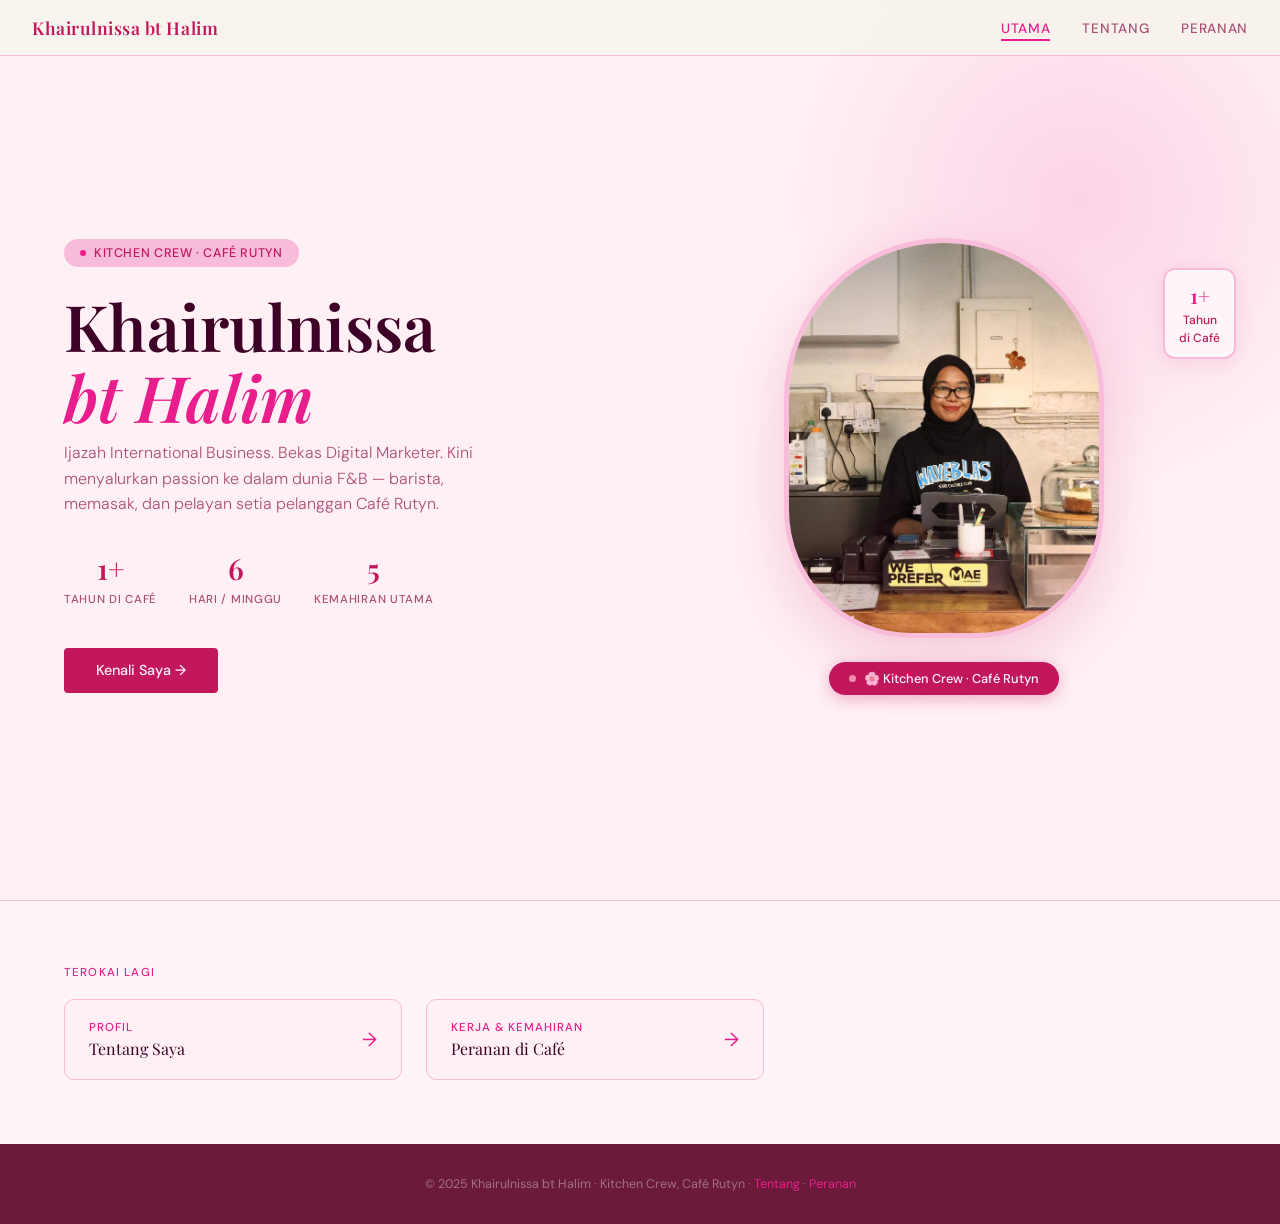
<file: index.html>
<!DOCTYPE html>
<html lang="ms">
<head>
<meta charset="UTF-8">
<meta name="viewport" content="width=device-width, initial-scale=1.0">
<title>Khairulnissa bt Halim – Laman Utama</title>
<link rel="stylesheet" href="style.css">
<style>
  /* ─── HERO ─── */
  .hero {
    min-height: 100vh;
    display: grid; grid-template-columns: 1fr 1fr; align-items: center;
    padding: 6rem 4rem 4rem;
    gap: 4rem;
    position: relative; overflow: hidden;
  }
  .hero::before {
    content: '';
    position: absolute; right: -100px; top: -100px;
    width: 600px; height: 600px;
    border-radius: 50%;
    background: radial-gradient(circle, #E91E8C22 0%, transparent 70%);
    pointer-events: none;
  }
  .hero-tag {
    display: inline-flex; align-items: center; gap: 8px;
    background: var(--latte); border-radius: 100px;
    padding: 6px 16px; font-size: 0.78rem; font-weight: 500;
    color: var(--brown-mid); letter-spacing: 0.05em; text-transform: uppercase;
    margin-bottom: 1.5rem;
  }
  .hero-tag::before {
    content: ''; width: 6px; height: 6px; border-radius: 50%;
    background: var(--caramel); flex-shrink: 0;
  }
  .hero-name {
    font-family: 'Playfair Display', serif;
    font-size: clamp(2.4rem, 5vw, 4rem);
    line-height: 1.1; font-weight: 600;
    color: var(--espresso);
    margin-bottom: 0.5rem;
  }
  .hero-name em { font-style: italic; color: var(--caramel); }
  .hero-subtitle {
    font-size: 1rem; color: var(--text-muted); font-weight: 300;
    margin-bottom: 2rem; line-height: 1.6;
    max-width: 420px;
  }
  .hero-stats { display: flex; gap: 2rem; margin-bottom: 2.5rem; }
  .hero-stat { text-align: center; }
  .hero-stat-num {
    font-family: 'Playfair Display', serif;
    font-size: 1.8rem; font-weight: 600; color: var(--brown-mid);
    display: block;
  }
  .hero-stat-label {
    font-size: 0.72rem; color: var(--text-muted); text-transform: uppercase;
    letter-spacing: 0.06em; font-weight: 500;
  }
  .hero-cta {
    display: inline-flex; align-items: center; gap: 10px;
    background: var(--brown-mid); color: var(--cream);
    padding: 0.85rem 2rem; border-radius: 4px;
    text-decoration: none; font-size: 0.9rem; font-weight: 500;
    transition: background 0.2s, transform 0.2s;
  }
  .hero-cta:hover { background: var(--brown-dark); transform: translateY(-1px); }
  .hero-visual {
    display: flex; flex-direction: column; gap: 1rem; align-items: center;
    position: relative;
  }
  .photo-frame {
    position: relative;
    width: 320px; height: 400px;
    border-radius: 200px 200px 160px 160px;
    overflow: hidden;
    border: 5px solid var(--latte);
    box-shadow: 0 20px 60px rgba(194,24,91,0.18);
  }
  .photo-frame img {
    width: 100%; height: 100%;
    object-fit: cover; object-position: center top;
    display: block;
  }
  .photo-frame::after {
    content: '';
    position: absolute; inset: 0;
    background: linear-gradient(to bottom, transparent 60%, rgba(194,24,91,0.12) 100%);
    pointer-events: none;
  }
  .photo-badge {
    background: var(--brown-mid); color: white;
    border-radius: 100px; padding: 8px 20px;
    font-size: 0.8rem; font-weight: 500;
    white-space: nowrap;
    box-shadow: 0 4px 16px rgba(194,24,91,0.3);
    display: flex; align-items: center; gap: 8px;
    margin-top: 0.5rem;
  }
  .photo-badge::before {
    content: ''; width: 7px; height: 7px; border-radius: 50%;
    background: #F48FB1;
  }
  .photo-deco {
    position: absolute; top: 30px; right: -20px;
    background: var(--foam); border: 2px solid var(--latte);
    border-radius: 12px; padding: 10px 14px;
    font-size: 0.75rem; color: var(--brown-mid); font-weight: 500;
    box-shadow: 0 4px 20px rgba(194,24,91,0.1);
    text-align: center; line-height: 1.5;
  }
  .photo-deco span {
    display: block; font-family: 'Playfair Display', serif;
    font-size: 1.3rem; font-weight: 600; color: var(--caramel);
  }

  /* ─── PAGE LINKS ─── */
  .quick-links {
    padding: 4rem;
    background: var(--foam);
    border-top: 1px solid var(--latte);
  }
  .quick-links-grid {
    display: grid; grid-template-columns: 1fr 1fr; gap: 1.5rem;
    max-width: 700px;
  }
  .quick-link-card {
    display: flex; align-items: center; justify-content: space-between;
    padding: 1.25rem 1.5rem;
    background: var(--cream); border: 1px solid var(--latte);
    border-radius: 10px; text-decoration: none;
    transition: border-color 0.2s, transform 0.15s;
  }
  .quick-link-card:hover { border-color: var(--caramel); transform: translateY(-2px); }
  .quick-link-label { font-size: 0.72rem; text-transform: uppercase; letter-spacing: 0.08em; color: var(--caramel); font-weight: 500; margin-bottom: 0.2rem; }
  .quick-link-title { font-family: 'Playfair Display', serif; font-size: 1rem; color: var(--espresso); }
  .quick-link-arrow { font-size: 1.2rem; color: var(--caramel); }

  @media (max-width: 768px) {
    .hero { grid-template-columns: 1fr; padding: 5rem 1.5rem 3rem; gap: 2rem; }
    .hero-visual { align-items: center; }
    .photo-frame { width: 260px; height: 320px; }
    .photo-deco { right: 0px; top: 10px; }
    .quick-links { padding: 3rem 1.5rem; }
    .quick-links-grid { grid-template-columns: 1fr; }
  }
</style>
</head>
<body>

<!-- NAV -->
<nav>
  <a href="index.html" class="nav-logo">Khairulnissa bt Halim</a>
  <ul class="nav-links">
    <li><a href="index.html" class="active">Utama</a></li>
    <li><a href="about.html">Tentang</a></li>
    <li><a href="role.html">Peranan</a></li>
  </ul>
</nav>

<!-- HERO -->
<section class="hero">
  <div>
    <div class="hero-tag fade-up">Kitchen Crew · Café Rutyn</div>
    <h1 class="hero-name fade-up">
      Khairulnissa<br><em>bt Halim</em>
    </h1>
    <p class="hero-subtitle fade-up">
      Ijazah International Business. Bekas Digital Marketer. Kini menyalurkan passion ke dalam dunia F&amp;B — barista, memasak, dan pelayan setia pelanggan Café Rutyn.
    </p>
    <div class="hero-stats fade-up">
      <div class="hero-stat">
        <span class="hero-stat-num">1+</span>
        <span class="hero-stat-label">Tahun di Café</span>
      </div>
      <div class="hero-stat">
        <span class="hero-stat-num">6</span>
        <span class="hero-stat-label">Hari / Minggu</span>
      </div>
      <div class="hero-stat">
        <span class="hero-stat-num">5</span>
        <span class="hero-stat-label">Kemahiran Utama</span>
      </div>
    </div>
    <a href="about.html" class="hero-cta fade-up">Kenali Saya →</a>
  </div>
  <div class="hero-visual fade-up" style="position:relative;">
    <div class="photo-deco">
      <span>1+</span>
      Tahun<br>di Café
    </div>
    <div class="photo-frame">
      <img src="image.jpg" alt="Khairulnissa bt Halim di Café Rutyn">
    </div>
    <div class="photo-badge">🌸 Kitchen Crew · Café Rutyn</div>
  </div>
</section>

<!-- QUICK LINKS -->
<div class="quick-links">
  <div class="section-label" style="margin-bottom:1.2rem;">Terokai Lagi</div>
  <div class="quick-links-grid">
    <a href="about.html" class="quick-link-card">
      <div>
        <div class="quick-link-label">Profil</div>
        <div class="quick-link-title">Tentang Saya</div>
      </div>
      <span class="quick-link-arrow">→</span>
    </a>
    <a href="role.html" class="quick-link-card">
      <div>
        <div class="quick-link-label">Kerja & Kemahiran</div>
        <div class="quick-link-title">Peranan di Café</div>
      </div>
      <span class="quick-link-arrow">→</span>
    </a>
  </div>
</div>

<!-- FOOTER -->
<footer>
  <p>© 2025 Khairulnissa bt Halim · Kitchen Crew, Café Rutyn · 
    <a href="about.html">Tentang</a> · <a href="role.html">Peranan</a>
  </p>
</footer>

</body>
</html>
</file>
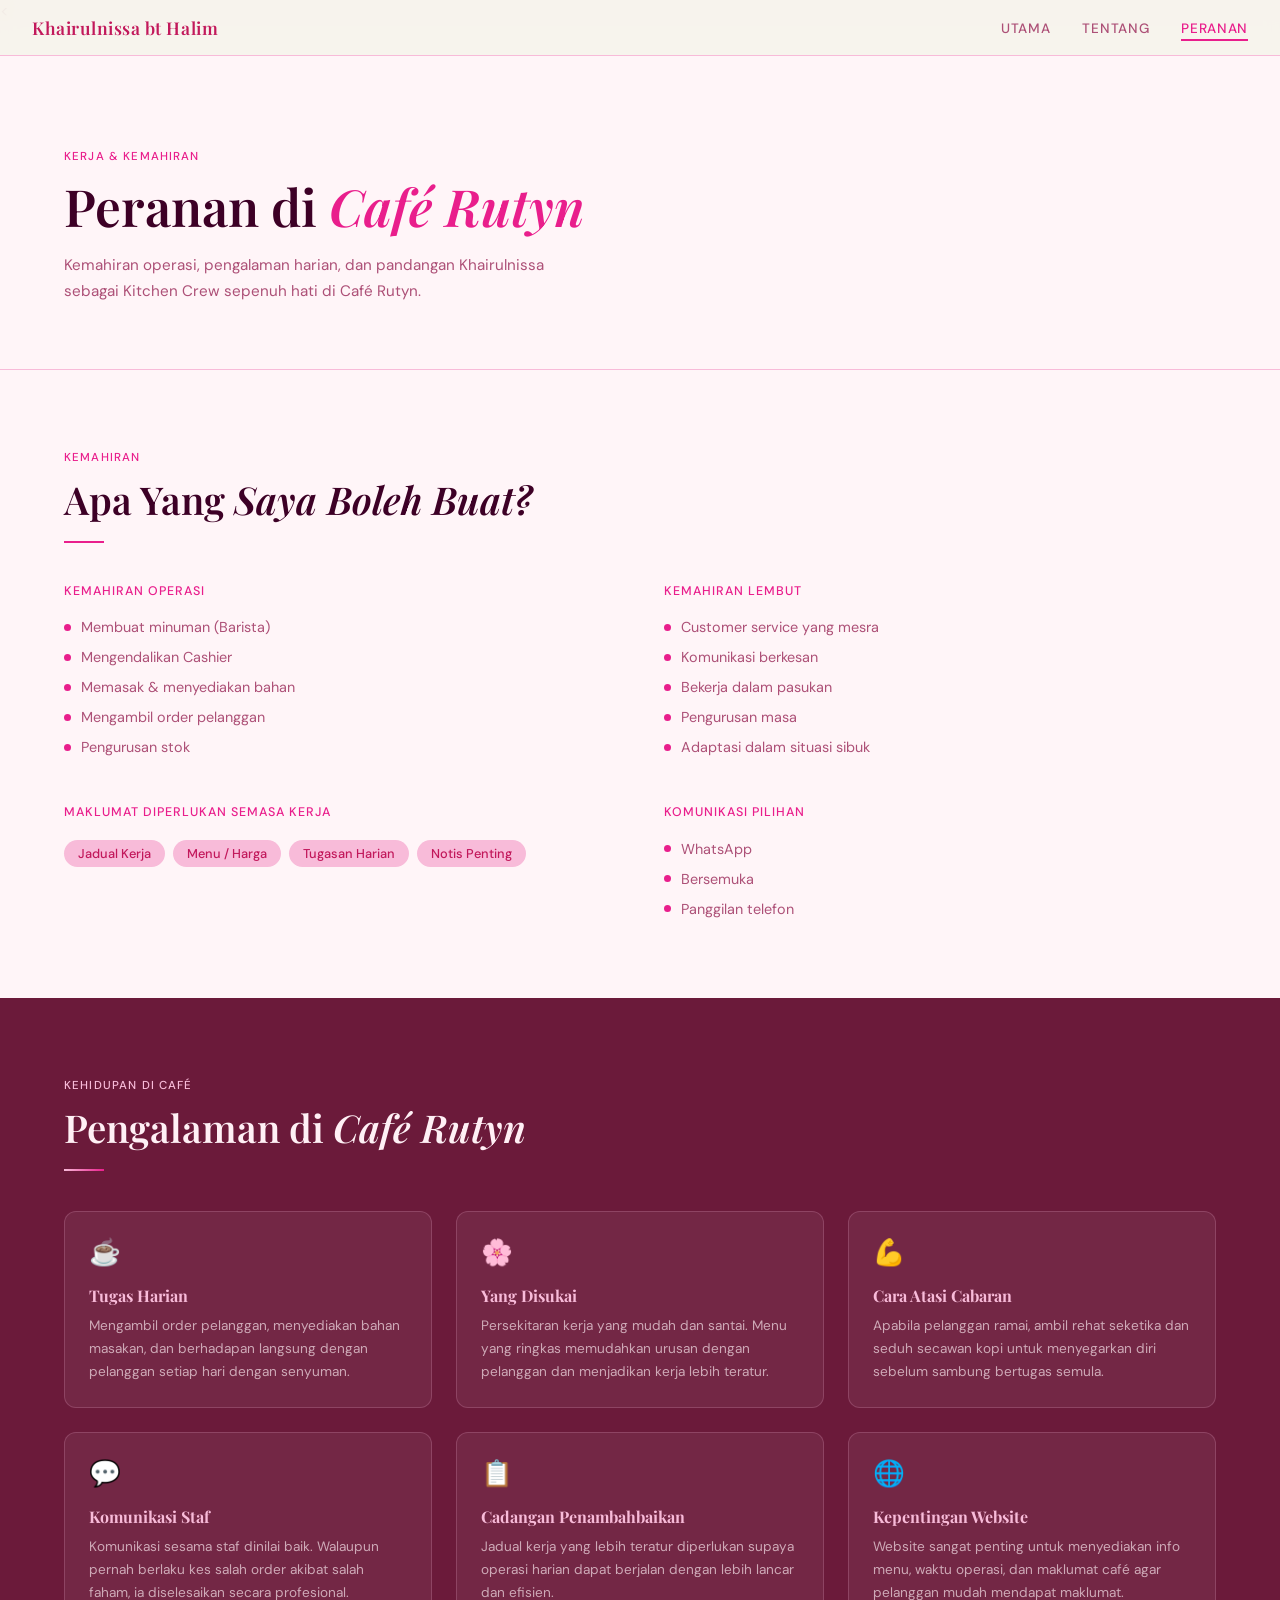
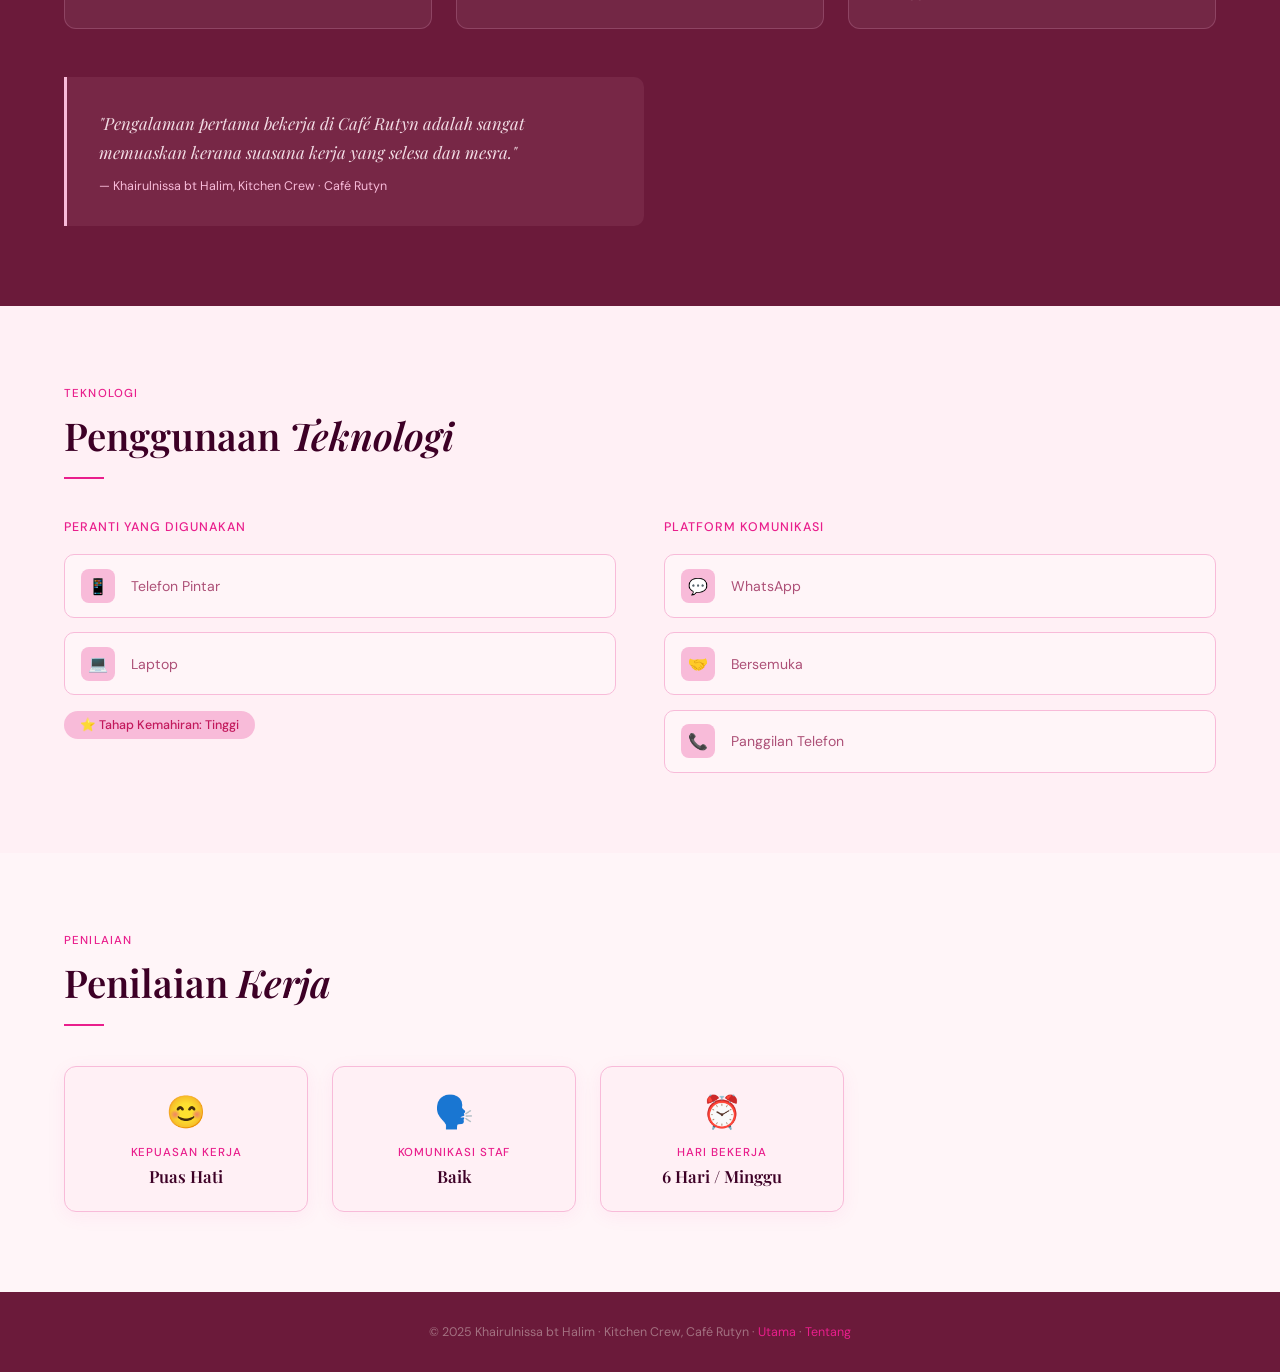
<file: role.html>
<<!DOCTYPE html>
<html lang="ms">
<head>
<meta charset="UTF-8">
<meta name="viewport" content="width=device-width, initial-scale=1.0">
<title>Peranan – Khairulnissa bt Halim</title>
<link rel="stylesheet" href="style.css">
<style>

  /* ─── PAGE HERO ─── */
  .page-hero {
    padding: 8rem 4rem 4rem;
    background: var(--foam);
    border-bottom: 1px solid var(--latte);
  }
  .page-hero h1 {
    font-family: 'Playfair Display', serif;
    font-size: clamp(2rem, 4vw, 3.2rem);
    font-weight: 600; color: var(--espresso);
    margin-bottom: 1rem; line-height: 1.2;
  }
  .page-hero h1 em { font-style: italic; color: var(--caramel); }
  .page-hero p { font-size: 0.95rem; color: var(--text-muted); line-height: 1.7; max-width: 520px; }

  /* ─── SKILLS ─── */
  #skills { background: var(--foam); }
  .skills-layout { display: grid; grid-template-columns: 1fr 1fr; gap: 3rem; }
  .skill-category h3 {
    font-size: 0.78rem; text-transform: uppercase; letter-spacing: 0.08em;
    color: var(--caramel); font-weight: 500; margin-bottom: 1.2rem;
  }
  .skill-list { list-style: none; display: flex; flex-direction: column; gap: 0.75rem; }
  .skill-list li {
    display: flex; align-items: center; gap: 10px;
    font-size: 0.9rem; color: var(--text-muted);
  }
  .skill-dot {
    width: 7px; height: 7px; border-radius: 50%;
    background: var(--caramel); flex-shrink: 0;
  }
  .tech-tags { display: flex; flex-wrap: wrap; gap: 8px; }
  .tech-tag {
    background: var(--latte); border-radius: 100px;
    padding: 5px 14px; font-size: 0.8rem;
    color: var(--brown-mid); font-weight: 500;
  }

  /* ─── CAFÉ LIFE ─── */
  #cafe { background: var(--brown-dark); color: var(--cream); }
  #cafe .section-label { color: var(--latte); }
  #cafe .section-title { color: #FFF0F5; }
  #cafe .divider { background: linear-gradient(to right, var(--latte), var(--caramel)); }
  .cafe-grid { display: grid; grid-template-columns: repeat(3, 1fr); gap: 1.5rem; }
  .cafe-card {
    background: rgba(255,255,255,0.06);
    border: 1px solid rgba(248,187,217,0.2);
    border-radius: 12px; padding: 1.5rem;
    transition: background 0.2s;
  }
  .cafe-card:hover { background: rgba(255,255,255,0.1); }
  .cafe-card-icon { font-size: 1.6rem; margin-bottom: 1rem; display: block; }
  .cafe-card h3 {
    font-family: 'Playfair Display', serif; font-size: 1rem;
    color: var(--latte); margin-bottom: 0.5rem;
  }
  .cafe-card p { font-size: 0.85rem; color: rgba(255,240,245,0.65); line-height: 1.7; }
  .quote-block {
    margin-top: 3rem; padding: 2rem;
    border-left: 3px solid var(--latte);
    background: rgba(248,187,217,0.08);
    border-radius: 0 10px 10px 0; max-width: 580px;
  }
  .quote-block blockquote {
    font-family: 'Playfair Display', serif; font-style: italic;
    font-size: 1.05rem; color: rgba(255,240,245,0.9); line-height: 1.7;
  }
  .quote-attr { font-size: 0.78rem; color: var(--latte); margin-top: 0.75rem; }

  /* ─── TECHNOLOGY ─── */
  #technology { background: var(--cream); }
  .tech-grid { display: grid; grid-template-columns: 1fr 1fr; gap: 3rem; }
  .tech-block h3 {
    font-size: 0.78rem; text-transform: uppercase; letter-spacing: 0.08em;
    color: var(--caramel); font-weight: 500; margin-bottom: 1.2rem;
  }
  .device-list { display: flex; flex-direction: column; gap: 0.9rem; }
  .device-item {
    display: flex; align-items: center; gap: 1rem;
    padding: 0.85rem 1rem;
    background: var(--foam); border: 1px solid var(--latte);
    border-radius: 10px; font-size: 0.88rem; color: var(--text-muted);
    transition: border-color 0.2s;
  }
  .device-item:hover { border-color: var(--caramel); }
  .device-icon {
    width: 34px; height: 34px; background: var(--latte);
    border-radius: 8px; display: flex; align-items: center;
    justify-content: center; font-size: 1rem; flex-shrink: 0;
  }
  .level-badge {
    display: inline-flex; align-items: center; gap: 6px;
    background: var(--latte); border-radius: 100px;
    padding: 6px 16px; font-size: 0.78rem;
    color: var(--brown-mid); font-weight: 500; margin-top: 1rem;
  }

  /* ─── SATISFACTION ─── */
  #satisfaction { background: var(--foam); }
  .sat-grid { display: grid; grid-template-columns: repeat(3, 1fr); gap: 1.5rem; max-width: 780px; }
  .sat-card {
    background: var(--cream); border: 1px solid var(--latte);
    border-radius: 12px; padding: 1.5rem; text-align: center;
    box-shadow: 0 4px 20px rgba(233,30,140,0.06);
  }
  .sat-icon { font-size: 2rem; margin-bottom: 0.75rem; display: block; }
  .sat-label { font-size: 0.72rem; text-transform: uppercase; letter-spacing: 0.08em; color: var(--caramel); font-weight: 500; margin-bottom: 0.3rem; }
  .sat-value { font-family: 'Playfair Display', serif; font-size: 1.05rem; color: var(--espresso); font-weight: 600; }

  @media (max-width: 768px) {
    .page-hero { padding: 6rem 1.5rem 2.5rem; }
    .skills-layout, .tech-grid { grid-template-columns: 1fr; gap: 2rem; }
    .cafe-grid, .sat-grid { grid-template-columns: 1fr; }
  }
</style>
</head>
<body>

<!-- NAV -->
<nav>
  <a href="index.html" class="nav-logo">Khairulnissa bt Halim</a>
  <ul class="nav-links">
    <li><a href="index.html">Utama</a></li>
    <li><a href="about.html">Tentang</a></li>
    <li><a href="role.html" class="active">Peranan</a></li>
  </ul>
</nav>

<!-- PAGE HERO -->
<div class="page-hero fade-up">
  <div class="section-label">Kerja & Kemahiran</div>
  <h1>Peranan di <em>Café Rutyn</em></h1>
  <p>Kemahiran operasi, pengalaman harian, dan pandangan Khairulnissa sebagai Kitchen Crew sepenuh hati di Café Rutyn.</p>
</div>

<!-- SKILLS -->
<section id="skills">
  <div class="section-label">Kemahiran</div>
  <h2 class="section-title">Apa Yang <em>Saya Boleh Buat?</em></h2>
  <div class="divider"></div>
  <div class="skills-layout">
    <div class="skill-category">
      <h3>Kemahiran Operasi</h3>
      <ul class="skill-list">
        <li><span class="skill-dot"></span>Membuat minuman (Barista)</li>
        <li><span class="skill-dot"></span>Mengendalikan Cashier</li>
        <li><span class="skill-dot"></span>Memasak &amp; menyediakan bahan</li>
        <li><span class="skill-dot"></span>Mengambil order pelanggan</li>
        <li><span class="skill-dot"></span>Pengurusan stok</li>
      </ul>
    </div>
    <div class="skill-category">
      <h3>Kemahiran Lembut</h3>
      <ul class="skill-list">
        <li><span class="skill-dot"></span>Customer service yang mesra</li>
        <li><span class="skill-dot"></span>Komunikasi berkesan</li>
        <li><span class="skill-dot"></span>Bekerja dalam pasukan</li>
        <li><span class="skill-dot"></span>Pengurusan masa</li>
        <li><span class="skill-dot"></span>Adaptasi dalam situasi sibuk</li>
      </ul>
    </div>
    <div class="skill-category">
      <h3>Maklumat Diperlukan Semasa Kerja</h3>
      <div class="tech-tags">
        <span class="tech-tag">Jadual Kerja</span>
        <span class="tech-tag">Menu / Harga</span>
        <span class="tech-tag">Tugasan Harian</span>
        <span class="tech-tag">Notis Penting</span>
      </div>
    </div>
    <div class="skill-category">
      <h3>Komunikasi Pilihan</h3>
      <ul class="skill-list">
        <li><span class="skill-dot"></span>WhatsApp</li>
        <li><span class="skill-dot"></span>Bersemuka</li>
        <li><span class="skill-dot"></span>Panggilan telefon</li>
      </ul>
    </div>
  </div>
</section>

<!-- CAFÉ LIFE -->
<section id="cafe">
  <div class="section-label">Kehidupan di Café</div>
  <h2 class="section-title">Pengalaman di <em>Café Rutyn</em></h2>
  <div class="divider"></div>
  <div class="cafe-grid">
    <div class="cafe-card">
      <span class="cafe-card-icon">☕</span>
      <h3>Tugas Harian</h3>
      <p>Mengambil order pelanggan, menyediakan bahan masakan, dan berhadapan langsung dengan pelanggan setiap hari dengan senyuman.</p>
    </div>
    <div class="cafe-card">
      <span class="cafe-card-icon">🌸</span>
      <h3>Yang Disukai</h3>
      <p>Persekitaran kerja yang mudah dan santai. Menu yang ringkas memudahkan urusan dengan pelanggan dan menjadikan kerja lebih teratur.</p>
    </div>
    <div class="cafe-card">
      <span class="cafe-card-icon">💪</span>
      <h3>Cara Atasi Cabaran</h3>
      <p>Apabila pelanggan ramai, ambil rehat seketika dan seduh secawan kopi untuk menyegarkan diri sebelum sambung bertugas semula.</p>
    </div>
    <div class="cafe-card">
      <span class="cafe-card-icon">💬</span>
      <h3>Komunikasi Staf</h3>
      <p>Komunikasi sesama staf dinilai baik. Walaupun pernah berlaku kes salah order akibat salah faham, ia diselesaikan secara profesional.</p>
    </div>
    <div class="cafe-card">
      <span class="cafe-card-icon">📋</span>
      <h3>Cadangan Penambahbaikan</h3>
      <p>Jadual kerja yang lebih teratur diperlukan supaya operasi harian dapat berjalan dengan lebih lancar dan efisien.</p>
    </div>
    <div class="cafe-card">
      <span class="cafe-card-icon">🌐</span>
      <h3>Kepentingan Website</h3>
      <p>Website sangat penting untuk menyediakan info menu, waktu operasi, dan maklumat café agar pelanggan mudah mendapat maklumat.</p>
    </div>
  </div>
  <div class="quote-block">
    <blockquote>"Pengalaman pertama bekerja di Café Rutyn adalah sangat memuaskan kerana suasana kerja yang selesa dan mesra."</blockquote>
    <div class="quote-attr">— Khairulnissa bt Halim, Kitchen Crew · Café Rutyn</div>
  </div>
</section>

<!-- TECHNOLOGY -->
<section id="technology">
  <div class="section-label">Teknologi</div>
  <h2 class="section-title">Penggunaan <em>Teknologi</em></h2>
  <div class="divider"></div>
  <div class="tech-grid">
    <div class="tech-block">
      <h3>Peranti yang Digunakan</h3>
      <div class="device-list">
        <div class="device-item"><div class="device-icon">📱</div>Telefon Pintar</div>
        <div class="device-item"><div class="device-icon">💻</div>Laptop</div>
      </div>
      <div class="level-badge">⭐ Tahap Kemahiran: Tinggi</div>
    </div>
    <div class="tech-block">
      <h3>Platform Komunikasi</h3>
      <div class="device-list">
        <div class="device-item"><div class="device-icon">💬</div>WhatsApp</div>
        <div class="device-item"><div class="device-icon">🤝</div>Bersemuka</div>
        <div class="device-item"><div class="device-icon">📞</div>Panggilan Telefon</div>
      </div>
    </div>
  </div>
</section>

<!-- SATISFACTION -->
<section id="satisfaction">
  <div class="section-label">Penilaian</div>
  <h2 class="section-title">Penilaian <em>Kerja</em></h2>
  <div class="divider"></div>
  <div class="sat-grid">
    <div class="sat-card">
      <span class="sat-icon">😊</span>
      <div class="sat-label">Kepuasan Kerja</div>
      <div class="sat-value">Puas Hati</div>
    </div>
    <div class="sat-card">
      <span class="sat-icon">🗣️</span>
      <div class="sat-label">Komunikasi Staf</div>
      <div class="sat-value">Baik</div>
    </div>
    <div class="sat-card">
      <span class="sat-icon">⏰</span>
      <div class="sat-label">Hari Bekerja</div>
      <div class="sat-value">6 Hari / Minggu</div>
    </div>
  </div>
</section>

<!-- FOOTER -->
<footer>
  <p>© 2025 Khairulnissa bt Halim · Kitchen Crew, Café Rutyn ·
    <a href="index.html">Utama</a> · <a href="about.html">Tentang</a>
  </p>
</footer>

</body>
</html>
</file>
<file: style.css>
/* ═══════════════════════════════════════
   style.css — Khairulnissa bt Halim
   Shared stylesheet for all pages
═══════════════════════════════════════ */

@import url('https://fonts.googleapis.com/css2?family=Playfair+Display:ital,wght@0,400;0,600;1,400&family=DM+Sans:wght@300;400;500&display=swap');

*, *::before, *::after { box-sizing: border-box; margin: 0; padding: 0; }

:root {
  --cream: #FFF0F5;
  --brown-dark: #6B1A3A;
  --brown-mid: #C2185B;
  --brown-light: #E57399;
  --caramel: #E91E8C;
  --gold: #F48FB1;
  --espresso: #3D0026;
  --latte: #F8BBD9;
  --foam: #FFF5F8;
  --text-muted: #AD5077;
}

html { scroll-behavior: smooth; }

body {
  font-family: 'DM Sans', sans-serif;
  background-color: var(--cream);
  color: var(--brown-dark);
  overflow-x: hidden;
}

/* ─── NAV ─── */
nav {
  position: fixed; top: 0; left: 0; right: 0; z-index: 100;
  background: rgba(247,243,236,0.92);
  backdrop-filter: blur(10px);
  border-bottom: 1px solid var(--latte);
  padding: 1rem 2rem;
  display: flex; align-items: center; justify-content: space-between;
}
.nav-logo {
  font-family: 'Playfair Display', serif;
  font-size: 1.1rem; font-weight: 600;
  color: var(--brown-mid);
  letter-spacing: 0.03em;
  text-decoration: none;
}
.nav-links { display: flex; gap: 2rem; list-style: none; }
.nav-links a {
  text-decoration: none; font-size: 0.85rem; font-weight: 500;
  color: var(--text-muted); letter-spacing: 0.05em; text-transform: uppercase;
  transition: color 0.2s;
}
.nav-links a:hover { color: var(--caramel); }
.nav-links a.active { color: var(--caramel); border-bottom: 2px solid var(--caramel); padding-bottom: 2px; }

/* ─── SECTION SHARED ─── */
section { padding: 5rem 4rem; }

.section-label {
  font-size: 0.72rem; text-transform: uppercase; letter-spacing: 0.1em;
  color: var(--caramel); font-weight: 500; margin-bottom: 0.5rem;
}
.section-title {
  font-family: 'Playfair Display', serif;
  font-size: clamp(1.6rem, 3vw, 2.4rem); font-weight: 600;
  color: var(--espresso); margin-bottom: 1rem;
}
.divider {
  width: 40px; height: 2px; background: var(--caramel);
  margin-bottom: 2.5rem;
}

/* ─── PAGE HEADER (for inner pages) ─── */
.page-hero {
  padding: 8rem 4rem 4rem;
  background: var(--foam);
  border-bottom: 1px solid var(--latte);
}
.page-hero .section-label { margin-bottom: 0.75rem; }
.page-hero h1 {
  font-family: 'Playfair Display', serif;
  font-size: clamp(2rem, 4vw, 3.2rem);
  font-weight: 600; color: var(--espresso);
  margin-bottom: 1rem;
}
.page-hero h1 em { font-style: italic; color: var(--caramel); }
.page-hero p {
  font-size: 0.95rem; color: var(--text-muted);
  line-height: 1.7; max-width: 520px;
}

/* ─── FOOTER ─── */
footer {
  text-align: center; padding: 2rem;
  background: var(--brown-dark); color: rgba(247,243,236,0.4);
  font-size: 0.78rem;
}
footer a { color: var(--caramel); text-decoration: none; }
footer a:hover { text-decoration: underline; }

/* ─── ANIMATIONS ─── */
@keyframes fadeUp {
  from { opacity: 0; transform: translateY(24px); }
  to   { opacity: 1; transform: translateY(0); }
}
.fade-up { animation: fadeUp 0.7s ease both; }
.fade-up:nth-child(2) { animation-delay: 0.1s; }
.fade-up:nth-child(3) { animation-delay: 0.2s; }
.fade-up:nth-child(4) { animation-delay: 0.3s; }

/* ─── RESPONSIVE ─── */
@media (max-width: 768px) {
  nav { padding: 1rem; }
  .nav-links { display: none; }
  section { padding: 3rem 1.5rem; }
  .page-hero { padding: 6rem 1.5rem 2.5rem; }
}
</file>
